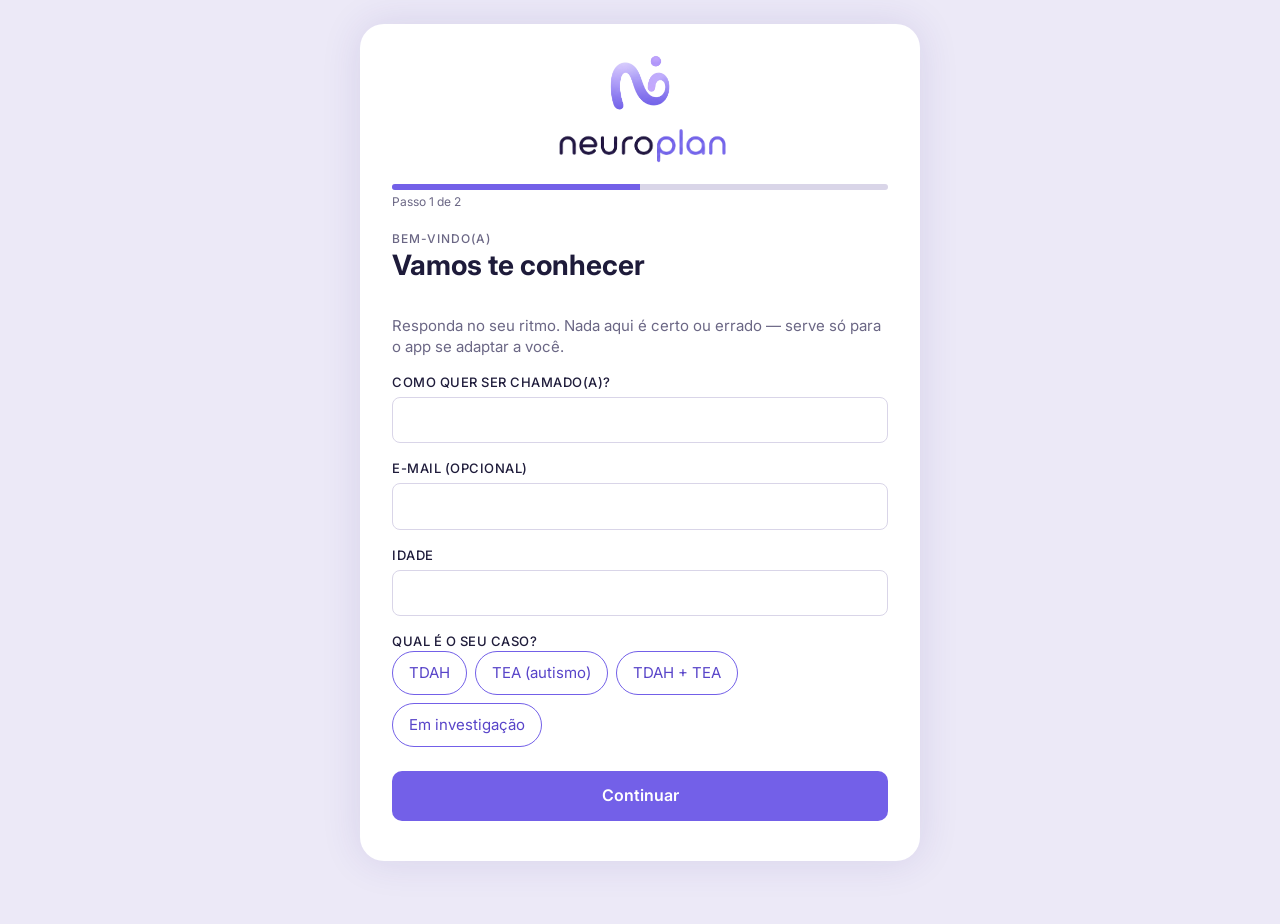
<file: index.html>
<!DOCTYPE html>
<html lang="pt-BR">
<head>
  <meta charset="UTF-8">
  <meta name="viewport" content="width=device-width, initial-scale=1, viewport-fit=cover">
  <meta name="theme-color" content="#7B68EE">
  <meta name="description" content="NeuroPlan: planejador de rotina pensado para neurodivergentes.">
  <title>Hoje · NeuroPlan</title>
  <link rel="icon" type="image/png" href="img/icone-app.png">
  <link rel="apple-touch-icon" href="img/icone-app.png">
  <!-- aplica tema/modo calmo antes de desenhar a página (evita "piscar") -->
  <script>try{var c=JSON.parse(localStorage.getItem("neuroplan:config")||"{}"),k=JSON.parse(localStorage.getItem("neuroplan:cuidados")||"{}"),t=c.tema||"claro",r=document.documentElement;if(t==="auto")t=matchMedia("(prefers-color-scheme: dark)").matches?"escuro":"claro";r.dataset.tema=t;if(k["modo-calmo"])r.classList.add("modo-calmo")}catch(e){}</script>
  <link rel="stylesheet" href="style.css">
  <script src="script.js" defer></script>
</head>
<body class="pagina-hoje">

  <!-- Ícones (sprite SVG): <svg class="icone"><use href="#i-home"/></svg> -->
  <svg xmlns="http://www.w3.org/2000/svg" hidden>
    <symbol id="i-home" viewBox="0 0 24 24" fill="none" stroke="currentColor" stroke-width="1.8" stroke-linecap="round" stroke-linejoin="round"><path d="M3 10.5 12 3l9 7.5V20a1 1 0 0 1-1 1h-5v-6H9v6H4a1 1 0 0 1-1-1z"/></symbol>
    <symbol id="i-calendar" viewBox="0 0 24 24" fill="none" stroke="currentColor" stroke-width="1.8" stroke-linecap="round" stroke-linejoin="round"><rect x="3" y="4" width="18" height="18" rx="2"/><path d="M16 2v4M8 2v4M3 10h18"/></symbol>
    <symbol id="i-plus" viewBox="0 0 24 24" fill="none" stroke="currentColor" stroke-width="2" stroke-linecap="round" stroke-linejoin="round"><path d="M12 5v14M5 12h14"/></symbol>
    <symbol id="i-heart" viewBox="0 0 24 24" fill="none" stroke="currentColor" stroke-width="1.8" stroke-linecap="round" stroke-linejoin="round"><path d="M19 14c1.5-1.5 3-3.2 3-5.5A5.5 5.5 0 0 0 16.5 3c-1.7 0-3 .8-4.5 2.5C10.5 3.8 9.2 3 7.5 3A5.5 5.5 0 0 0 2 8.5c0 2.3 1.5 4 3 5.5l7 7z"/></symbol>
    <symbol id="i-user" viewBox="0 0 24 24" fill="none" stroke="currentColor" stroke-width="1.8" stroke-linecap="round" stroke-linejoin="round"><circle cx="12" cy="8" r="4"/><path d="M4 21a8 8 0 0 1 16 0"/></symbol>
    <symbol id="i-pencil" viewBox="0 0 24 24" fill="none" stroke="currentColor" stroke-width="1.8" stroke-linecap="round" stroke-linejoin="round"><path d="M17 3a2.8 2.8 0 0 1 4 4L7.5 20.5 2 22l1.5-5.5z"/></symbol>
    <symbol id="i-clock" viewBox="0 0 24 24" fill="none" stroke="currentColor" stroke-width="1.8" stroke-linecap="round" stroke-linejoin="round"><circle cx="12" cy="12" r="9"/><path d="M12 7v5l3 2"/></symbol>
    <symbol id="i-bell" viewBox="0 0 24 24" fill="none" stroke="currentColor" stroke-width="1.8" stroke-linecap="round" stroke-linejoin="round"><path d="M6 8a6 6 0 0 1 12 0c0 7 3 9 3 9H3s3-2 3-9M10.3 21a1.9 1.9 0 0 0 3.4 0"/></symbol>
    <symbol id="i-chevron-left" viewBox="0 0 24 24" fill="none" stroke="currentColor" stroke-width="2" stroke-linecap="round" stroke-linejoin="round"><path d="m15 18-6-6 6-6"/></symbol>
    <symbol id="i-chevron-right" viewBox="0 0 24 24" fill="none" stroke="currentColor" stroke-width="2" stroke-linecap="round" stroke-linejoin="round"><path d="m9 18 6-6-6-6"/></symbol>
    <symbol id="i-gear" viewBox="0 0 24 24" fill="none" stroke="currentColor" stroke-width="1.8" stroke-linecap="round" stroke-linejoin="round"><circle cx="12" cy="12" r="3"/><path d="M19.4 15a1.7 1.7 0 0 0 .3 1.8l.1.1a2 2 0 1 1-2.8 2.8l-.1-.1a1.7 1.7 0 0 0-1.8-.3 1.7 1.7 0 0 0-1 1.5V21a2 2 0 1 1-4 0v-.1a1.7 1.7 0 0 0-1.1-1.5 1.7 1.7 0 0 0-1.8.3l-.1.1a2 2 0 1 1-2.8-2.8l.1-.1a1.7 1.7 0 0 0 .3-1.8 1.7 1.7 0 0 0-1.5-1H3a2 2 0 1 1 0-4h.1a1.7 1.7 0 0 0 1.5-1.1 1.7 1.7 0 0 0-.3-1.8l-.1-.1a2 2 0 1 1 2.8-2.8l.1.1a1.7 1.7 0 0 0 1.8.3H9a1.7 1.7 0 0 0 1-1.5V3a2 2 0 1 1 4 0v.1a1.7 1.7 0 0 0 1 1.5 1.7 1.7 0 0 0 1.8-.3l.1-.1a2 2 0 1 1 2.8 2.8l-.1.1a1.7 1.7 0 0 0-.3 1.8V9a1.7 1.7 0 0 0 1.5 1H21a2 2 0 1 1 0 4h-.1a1.7 1.7 0 0 0-1.5 1z"/></symbol>
  </svg>

  <div class="app">

    <!-- Cabeçalho (igual em todas as páginas) -->
    <header class="topo">
      <a href="index.html" class="topo__logo" aria-label="NeuroPlan - ir para Hoje">
        <img class="logo logo--claro" src="img/logo-horizontal.png" width="930" height="201" alt="NeuroPlan"><img class="logo logo--escuro" src="img/logo-horizontal-escuro.png" width="930" height="199" alt="">
      </a>
      <div class="topo__acoes">
        <a href="configuracoes.html" class="topo__config" aria-label="Configurações"><svg class="icone" aria-hidden="true"><use href="#i-gear"/></svg></a>
        <a href="usuario.html" class="avatar avatar--pequeno" aria-label="Meu perfil">V</a>
      </div>
    </header>

    <main class="conteudo">
      <section class="tela" id="tela-hoje" aria-labelledby="hoje-titulo">
        <div class="titulo-tela">
          <p class="titulo-tela__rotulo">Hoje</p>
          <h1 class="titulo-tela__titulo titulo-tela__titulo--esquerda" id="hoje-titulo">Segunda-feira, 1 de Janeiro</h1>
          <p class="titulo-tela__apoio">Você tem 4 tarefas planejadas. Comece pela mais leve.</p>
        </div>

        <!-- Dica do melhor período de foco (preenchida pelo script a partir do questionário) -->
        <p class="proxima" id="dica-periodo" hidden></p>

        <!-- Aviso da próxima tarefa (Cuidados > Previsibilidade) -->
        <p class="proxima" id="proxima" hidden></p>

        <div class="bloco">
          <div class="bloco__cabecalho">
            <h2 class="bloco__titulo">Tarefas do dia</h2>
            <a href="rotina.html" class="link-pequeno">ver todas</a>
          </div>
          <ul class="lista-tarefas" id="lista-hoje"></ul>
          <p class="vazio" id="vazio-hoje" hidden>Nenhuma tarefa para hoje. Toque no + para planejar o dia.</p>
        </div>

        <!-- Cuidados > Recuperação -->
        <div class="bloco" id="bloco-recuperacao" hidden>
          <div class="bloco__cabecalho"><h2 class="bloco__titulo">Para recuperar</h2></div>
          <ul class="lista-tarefas" id="lista-recuperacao"></ul>
        </div>

        <div class="bloco">
          <div class="bloco__cabecalho">
            <h2 class="bloco__titulo">Semana</h2>
            <a href="rotina.html" class="link-pequeno">ver tudo</a>
          </div>
          <ul class="semana" id="semana" aria-label="Próximos 7 dias"></ul>
        </div>
      </section>
    </main>

    <!-- Menu inferior (igual em todas as páginas) -->
    <nav class="menu" aria-label="Navegação principal">
      <a href="index.html" class="menu__item is-ativo" aria-current="page">
        <svg class="icone" aria-hidden="true"><use href="#i-home"/></svg>
        <span>Hoje</span>
      </a>
      <a href="rotina.html" class="menu__item">
        <svg class="icone" aria-hidden="true"><use href="#i-calendar"/></svg>
        <span>Rotina</span>
      </a>
      <a href="nova-tarefa.html" class="menu__adicionar" aria-label="Adicionar nova tarefa">
        <svg class="icone" aria-hidden="true"><use href="#i-plus"/></svg>
      </a>
      <a href="cuidados.html" class="menu__item">
        <svg class="icone" aria-hidden="true"><use href="#i-heart"/></svg>
        <span>Cuidados</span>
      </a>
      <a href="usuario.html" class="menu__item">
        <svg class="icone" aria-hidden="true"><use href="#i-user"/></svg>
        <span>Usuário</span>
      </a>
    </nav>

  </div>
</body>
</html>
</file>
<file: style.css>
/* =========================================================
   NEUROPLAN · style.css
   Mobile-first (base = celular). Depois: tablet/desktop, Modo Calmo,
   login e configurações (seções 14 a 17).
   ========================================================= */
@import url("https://fonts.googleapis.com/css2?family=Inter:wght@300;400;500;600;700&display=swap");

/* 1. Variáveis */
:root{
  --roxo:#7360E8;--roxo-escuro:#5844C9;--roxo-claro:#D6CCFA;--lilas:#EAE2F8;--lilas-medio:#C4B8F6;
  --laranja:#FAE5D6;--azul:#D3E8F7;--verde:#DDF2E8;--rosa:#FBE0EA;--verde-forte:#3FA777;
  --tinta:#1E1B3A;--tinta-suave:#6B6785;--linha:#D9D5E8;--branco:#FFFFFF;--fundo-pagina:#ECE9F7;
  --superficie:#FFFFFF;--campo-hora:#E7E5EE;--marcado:#EFEDF5;--fora:#B3AFC4;--placeholder:#9A96AE;--borda-check:#4A4666;
  --largura-app:430px;--menu-lateral:240px;--altura-menu:68px;--raio-g:16px;--raio-m:12px;--raio-p:8px;--margem:20px;
  --fonte:"Inter",system-ui,-apple-system,"Segoe UI",Roboto,"Helvetica Neue",Arial,sans-serif;
}
.modo-calmo *,.modo-calmo *::before,.modo-calmo *::after{animation:none!important;transition:none!important;scroll-behavior:auto!important}

/* 2. Base */
*,*::before,*::after{box-sizing:border-box}
html{-webkit-text-size-adjust:100%;text-size-adjust:100%;overflow-x:hidden}
body{margin:0;min-height:100dvh;background:var(--fundo-pagina);color:var(--tinta);font-family:var(--fonte);font-size:1rem;line-height:1.4;-webkit-tap-highlight-color:transparent}
h1,h2,h3,p,ul,fieldset{margin:0;padding:0}
ul{list-style:none}
a{color:inherit;text-decoration:none}
button,input,select,textarea{font:inherit;color:inherit}
button{cursor:pointer}
img{display:block;max-width:100%;height:auto}
[hidden]{display:none!important}
:focus-visible{outline:3px solid var(--roxo-escuro);outline-offset:2px}
.visualmente-oculto{position:absolute;width:1px;height:1px;margin:-1px;padding:0;overflow:hidden;clip:rect(0 0 0 0);white-space:nowrap;border:0}
.icone{width:22px;height:22px;flex:none}
.icone--mini{width:14px;height:14px}
.icone--roxo{color:var(--roxo-escuro)}

/* 3. Estrutura */
.app{position:relative;width:100%;max-width:var(--largura-app);min-height:100dvh;margin:0 auto;background:var(--superficie)}
.conteudo{padding:4px var(--margem) calc(var(--altura-menu) + 32px + env(safe-area-inset-bottom,0px))}
.topo{display:flex;align-items:center;justify-content:space-between;padding:calc(14px + env(safe-area-inset-top,0px)) var(--margem) 10px}
.topo__logo img{height:30px;width:auto}
.logo--escuro{display:none}
.avatar{display:grid;place-items:center;background:var(--lilas);color:var(--roxo-escuro);font-weight:600}
.avatar--pequeno{width:34px;height:34px;border-radius:50%;font-size:.875rem}
.avatar--grande{width:72px;height:72px;border-radius:var(--raio-g);font-size:2rem}

/* 4. Menu inferior */
.menu{position:fixed;bottom:0;left:50%;transform:translateX(-50%);z-index:10;width:100%;max-width:var(--largura-app);display:grid;grid-template-columns:1fr 1fr 72px 1fr 1fr;align-items:center;height:calc(var(--altura-menu) + env(safe-area-inset-bottom,0px));padding:0 6px env(safe-area-inset-bottom,0px);background:var(--superficie);border-top:1px solid var(--linha)}
.menu__item{display:flex;flex-direction:column;align-items:center;justify-content:center;gap:2px;min-height:48px;font-size:.6875rem;color:var(--tinta)}
.menu__item.is-ativo{color:var(--roxo-escuro);font-weight:600}
.menu__adicionar{display:grid;place-items:center;justify-self:center;align-self:start;width:52px;height:52px;margin-top:-22px;border-radius:16px;background:var(--roxo);color:var(--branco);box-shadow:0 6px 14px rgba(115,96,232,.35)}
.menu__adicionar .icone{width:26px;height:26px}
.menu__adicionar.is-ativo{background:var(--roxo-escuro)}

/* 5. Títulos e blocos */
.titulo-tela{margin:8px 0 16px}
.titulo-tela--centro{text-align:center}
.titulo-tela__rotulo{font-size:.625rem;font-weight:500;letter-spacing:.08em;text-transform:uppercase;color:var(--tinta-suave)}
.titulo-tela__titulo{font-size:1.25rem;font-weight:700;line-height:1.25}
.titulo-tela__apoio{margin-top:2px;font-size:.75rem;color:var(--tinta-suave)}
.bloco{margin-top:20px}
.bloco__cabecalho{display:flex;align-items:baseline;justify-content:space-between;margin-bottom:10px}
.bloco__titulo{font-size:.8125rem;font-weight:500}
.link-pequeno{display:inline-flex;align-items:center;min-height:32px;font-size:.6875rem;color:var(--roxo-escuro);text-decoration:underline}

/* 6. Hoje */
.lista-tarefas{display:flex;flex-direction:column;gap:10px}
.tarefa{display:flex;align-items:center;gap:8px;padding:4px 6px 4px 12px;border-radius:var(--raio-m);background:var(--lilas)}
.tarefa--aula{background:var(--laranja)}.tarefa--afazeres{background:var(--lilas)}.tarefa--saude{background:var(--azul)}.tarefa--lazer{background:var(--rosa)}
.tarefa--importante{box-shadow:inset 0 0 0 2px var(--roxo-escuro)}
.tarefa__principal{flex:1;display:flex;align-items:center;gap:10px;min-height:48px;cursor:pointer}
.tarefa__texto{display:flex;flex-direction:column;gap:1px}
.tarefa__titulo{font-size:1rem;font-weight:500;line-height:1.2}
.tarefa__meta{display:flex;flex-wrap:wrap;align-items:center;gap:2px 4px;font-size:.6875rem;color:var(--tinta-suave)}
.tarefa__check{appearance:none;-webkit-appearance:none;flex:none;width:20px;height:20px;margin:0;border:1.5px solid var(--borda-check);border-radius:5px;background:transparent center/14px no-repeat;cursor:pointer}
.tarefa__check:checked{border-color:var(--tinta);background-image:url("data:image/svg+xml,%3Csvg xmlns='http://www.w3.org/2000/svg' viewBox='0 0 24 24' fill='none' stroke='%231E1B3A' stroke-width='3.2' stroke-linecap='round' stroke-linejoin='round'%3E%3Cpath d='m5 12.5 4.5 4.5L19 7'/%3E%3C/svg%3E")}
.tarefa__editar{display:grid;place-items:center;flex:none;width:44px;height:44px;border:0;border-radius:50%;background:transparent;color:var(--tinta-suave)}
.tarefa__editar .icone{width:16px;height:16px}
.semana{display:flex;gap:12px;margin:0 calc(var(--margem) * -1);padding:0 var(--margem) 4px;overflow-x:auto;scroll-snap-type:x mandatory;scroll-padding-inline:var(--margem);scrollbar-width:none}
.semana::-webkit-scrollbar{display:none}
.semana__item{flex:0 0 calc(50% - 6px);scroll-snap-align:start}
.semana__dia{display:block;height:100%;min-height:92px;padding:12px 14px;border-radius:var(--raio-m);background:var(--roxo-claro)}
.semana__dia.is-hoje{box-shadow:inset 0 0 0 2px var(--roxo-escuro)}
.semana__nome{font-size:.9375rem;font-weight:700}
.semana__qtd{font-size:.625rem;color:var(--tinta-suave)}
.semana__bolinhas{display:flex;flex-wrap:wrap;gap:6px;margin-top:10px}
.bolinha{width:12px;height:12px;border:1.5px solid var(--verde-forte);border-radius:50%}
.bolinha.is-feita{background:var(--verde-forte)}
.proxima{margin-bottom:4px;padding:10px 12px;border-left:3px solid var(--roxo);border-radius:0 var(--raio-p) var(--raio-p) 0;background:var(--lilas);font-size:.8125rem}
.vazio{padding:18px 14px;border:1px dashed var(--linha);border-radius:var(--raio-m);text-align:center;font-size:.875rem;color:var(--tinta-suave)}

/* 7. Nova tarefa */
.formulario{display:flex;flex-direction:column;gap:16px}
.campo{display:flex;flex-direction:column;gap:6px;min-width:0;border:0}
.campo__rotulo{padding:0;font-size:.6875rem;font-weight:500;letter-spacing:.04em;text-transform:uppercase;color:var(--tinta)}
.campo__input{width:100%;padding:11px 12px;border:1px solid var(--linha);border-radius:var(--raio-p);background:var(--superficie);font-size:1rem}
.campo__input::placeholder{color:var(--placeholder)}
.campo__input--area{min-height:140px;resize:vertical}
.campo__input[aria-invalid="true"]{border-color:#C0392B}
.campo__erro{font-size:.75rem;color:#B3261E}
.chips{display:flex;flex-wrap:wrap;gap:8px}
.chip{position:relative}
.chip input{position:absolute;inset:0;opacity:0;margin:0;cursor:pointer}
.chip span{display:inline-flex;align-items:center;min-height:38px;padding:0 16px;border:1px solid var(--roxo);border-radius:999px;font-size:.8125rem;color:var(--roxo-escuro)}
.chip input:checked + span{background:var(--roxo);color:var(--branco);font-weight:500}
.chip input:focus-visible + span{outline:3px solid var(--roxo-escuro);outline-offset:2px}
.horario{min-width:0;padding:12px;border:1px solid var(--linha);border-radius:var(--raio-m)}
.horario__cabecalho{display:flex;align-items:center;justify-content:space-between}
.horario__titulo{display:flex;align-items:center;gap:6px;padding:0;font-size:.75rem;font-weight:500;letter-spacing:.04em;text-transform:uppercase}
.horario__data{position:relative;display:flex;align-items:center;gap:6px;min-height:40px;margin:-8px -4px -8px 0;padding:0 4px 0 8px;border-radius:var(--raio-p);font-size:.8125rem;font-weight:500;color:var(--roxo-escuro);cursor:pointer}
.horario__data-input{position:absolute;inset:0;width:100%;height:100%;opacity:0;cursor:pointer}
.horario__data:has(input:focus-visible){outline:3px solid var(--roxo-escuro);outline-offset:2px}
.horario__linha{display:flex;align-items:center;gap:10px;margin-top:8px}
.horario__hora{flex:1;min-width:0;padding:9px 10px;border:0;border-radius:var(--raio-p);background:var(--campo-hora);font-size:1rem}
.horario__as{font-size:.875rem;color:var(--tinta-suave)}
.horario__aviso{display:flex;align-items:center;gap:6px;min-height:40px;margin-top:6px;font-size:.75rem;font-weight:600;cursor:pointer}
.horario__aviso:has(input:not(:checked)){opacity:.55;text-decoration:line-through}
.horario__aviso:has(input:focus-visible){outline:3px solid var(--roxo-escuro);outline-offset:2px;border-radius:var(--raio-p)}
.opcoes{display:flex;flex-direction:column;gap:2px;min-width:0;border:0}
.opcao{display:flex;align-items:center;gap:10px;min-height:42px;font-size:.875rem;cursor:pointer}
.opcao input{appearance:none;-webkit-appearance:none;flex:none;width:22px;height:22px;margin:0;border:1.5px solid var(--roxo);border-radius:6px;background:transparent center/15px no-repeat;cursor:pointer}
.opcao input:checked{background-color:var(--roxo);background-image:url("data:image/svg+xml,%3Csvg xmlns='http://www.w3.org/2000/svg' viewBox='0 0 24 24' fill='none' stroke='%23FFFFFF' stroke-width='3.2' stroke-linecap='round' stroke-linejoin='round'%3E%3Cpath d='m5 12.5 4.5 4.5L19 7'/%3E%3C/svg%3E")}
.botao{display:flex;align-items:center;justify-content:center;width:100%;min-height:50px;border:0;border-radius:10px;font-size:1rem;font-weight:600}
.botao--principal{background:var(--roxo);color:var(--branco)}
.botao--principal:hover{background:var(--roxo-escuro)}
.botao--principal:active{transform:scale(.99)}
.botao--perigo{margin-top:-4px;border:1px solid #B3261E;background:transparent;color:#B3261E}

/* 8. Rotina */
.resumo-semana{display:grid;grid-template-columns:1fr 1fr;gap:10px}
.resumo-semana__dia{display:block;width:100%;height:100%;padding:10px 12px;border:1px solid var(--linha);border-radius:var(--raio-m);background:var(--superficie);text-align:left}
.resumo-semana__dia.is-selecionado{border-color:var(--roxo);box-shadow:inset 0 0 0 1px var(--roxo)}
.resumo-semana__nome{display:block;margin-bottom:4px;font-size:.875rem;font-weight:700}
.resumo-semana__item{display:block;font-size:.75rem}
.resumo-semana__item::before{content:"•";margin-right:3px;color:var(--roxo);font-weight:700}
.resumo-semana__vazio{grid-column:1/-1;padding:12px;border:1px dashed var(--linha);border-radius:var(--raio-m);text-align:center;font-size:.75rem;color:var(--tinta-suave)}
.calendario{margin-top:16px;padding:12px;border:1px solid var(--linha);border-radius:var(--raio-g)}
.calendario__controles{display:flex;align-items:center;justify-content:space-between;gap:8px;margin-bottom:10px}
.calendario__seta{display:grid;place-items:center;width:40px;height:40px;border:0;background:transparent}
.calendario__seta .icone{width:18px;height:18px}
.calendario__select{min-height:38px;padding:0 10px;border:1px solid var(--linha);border-radius:6px;background:var(--superficie);font-size:.8125rem}
.calendario__grade{display:grid;grid-template-columns:repeat(7,1fr);gap:4px}
.calendario__semana{padding:4px 0;text-align:center;font-size:.6875rem;color:var(--tinta-suave)}
.calendario__dia{display:grid;place-items:center;width:100%;min-height:38px;padding:0;border:0;border-radius:var(--raio-p);background:transparent;font-size:.8125rem}
.calendario__dia.is-marcado{background:var(--marcado)}
.calendario__dia.is-hoje{box-shadow:inset 0 0 0 1.5px var(--roxo)}
.calendario__dia.is-selecionado{background:var(--roxo);color:var(--branco);font-weight:600}
.calendario__dia.is-fora{color:var(--fora)}
.dia-detalhe{margin-top:18px}
.dia-detalhe__titulo{margin-bottom:8px;font-size:.8125rem;font-weight:500}
.dia-detalhe__cartao{padding:14px;border-radius:var(--raio-m);background:var(--verde)}
.dia-detalhe__qtd{font-size:1.125rem;font-weight:500}
.dia-detalhe__lista{font-size:.6875rem;color:var(--tinta-suave)}
.dia-detalhe .lista-tarefas{margin-top:12px}

/* 9. Cuidados */
.cuidados{display:flex;flex-direction:column;gap:10px}
.cuidado{display:flex;align-items:center;justify-content:space-between;gap:14px;min-height:64px;padding:10px 14px;border-radius:14px;background:var(--lilas-medio);cursor:pointer}
.cuidado__texto{display:flex;flex-direction:column;gap:1px}
.cuidado__titulo{font-size:.9375rem;font-weight:700}
.cuidado__descricao{font-size:.75rem;line-height:1.3}
.interruptor{appearance:none;-webkit-appearance:none;position:relative;flex:none;width:44px;height:24px;margin:0;border-radius:999px;background:#2E2A4F;cursor:pointer;transition:background .15s}
.interruptor::before{content:"";position:absolute;top:4px;left:4px;width:16px;height:16px;border-radius:50%;background:#8B86B0;transition:transform .15s,background .15s}
.interruptor:checked{background:var(--roxo)}
.interruptor:checked::before{transform:translateX(20px);background:#2E2A4F}
.cuidados__aviso{margin-top:22px;text-align:center;font-size:.6875rem;color:var(--tinta-suave)}

/* 10. Usuário */
.perfil{display:flex;flex-direction:column;align-items:center;margin-top:8px}
.perfil__nome{margin-top:6px;font-size:1.5rem;font-weight:700}
.perfil__editar{display:inline-flex;align-items:center;gap:4px;min-height:40px;padding:0 8px;border:0;background:transparent;font-size:.75rem;color:var(--tinta-suave);text-decoration:underline}
.perfil__form{display:flex;flex-direction:column;gap:10px;margin-top:8px}
.campo-perfil{padding:8px 12px 10px;border:1px solid var(--linha);border-radius:var(--raio-m)}
.campo-perfil:focus-within,.perfil__form.is-editando .campo-perfil{border-color:var(--roxo)}
.campo-perfil__rotulo{display:block;font-size:.6875rem;color:var(--tinta-suave)}
.campo-perfil__input{display:block;width:100%;padding:0;border:0;background:transparent;font-size:1rem;font-weight:500}
.campo-perfil__input:focus-visible{outline:none}
.campo-perfil__input--area{resize:none;min-height:2.8em}
.estatisticas{display:grid;grid-template-columns:repeat(3,1fr);gap:10px;margin-top:16px}
.estatistica{display:flex;flex-direction:column;align-items:center;justify-content:center;gap:2px;min-height:72px;padding:8px 4px;border-radius:var(--raio-m);background:var(--verde);text-align:center}
.estatistica__numero{font-size:1.375rem;font-weight:500;line-height:1}
.estatistica__rotulo{font-size:.625rem;color:var(--tinta-suave)}

/* 11. Aviso rápido */
.aviso{position:fixed;left:50%;bottom:calc(var(--altura-menu) + 26px + env(safe-area-inset-bottom,0px));z-index:20;max-width:calc(100% - 40px);padding:12px 18px;border-radius:999px;background:var(--tinta);color:var(--branco);font-size:.875rem;transform:translate(-50%,12px);opacity:0;transition:opacity .2s,transform .2s;pointer-events:none}
.aviso.is-visivel{opacity:1;transform:translate(-50%,0)}

/* 12. Telas maiores: sombra do app */
@media (min-width:480px){.app{box-shadow:0 0 40px rgba(60,40,140,.12)}}
@media (prefers-reduced-motion:reduce){*,*::before,*::after{animation:none!important;transition:none!important}}

/* ===== 13 em diante: responsividade, temas, Modo Calmo, login, configurações e desktop ===== */
/* =========================================================
   Responsividade (celular/tablet), engrenagem do cabeçalho, temas,
   Modo Calmo, login, configurações e layout de computador (no fim).
   ========================================================= */

/* ---------- Evita rolagem lateral e textos estourando ---------- */
html { overflow-x: hidden; }
.tarefa__titulo, .resumo-semana__item, .perfil__nome { overflow-wrap: anywhere; }
.topo__acoes { display: flex; align-items: center; gap: 8px; }
.topo__config {
  display: grid; place-items: center; width: 40px; height: 40px;
  border-radius: 50%; color: var(--tinta-suave);
}
.topo__config:hover { background: var(--lilas); }
.topo__config .icone { width: 22px; height: 22px; }

/* ---------- Celulares pequenos (até 359px) ---------- */
@media (max-width: 359px) {
  :root { --margem: 14px; }
  .menu { grid-template-columns: 1fr 1fr 64px 1fr 1fr; padding-inline: 2px; }
  .menu__item { font-size: 0.625rem; }
  .semana__item { flex-basis: 72%; }
  .resumo-semana { grid-template-columns: 1fr; }
  .estatistica__numero { font-size: 1.125rem; }
  .estatistica__rotulo { font-size: 0.5625rem; }
  .chip span { padding: 0 12px; }
}

/* ---------- Celular deitado (pouca altura) ---------- */
@media (max-height: 480px) and (orientation: landscape) {
  :root { --altura-menu: 56px; }
  .menu__adicionar { margin-top: -14px; }
}

/* ---------- Tablet (768px+) ---------- */
@media (min-width: 768px) {
  :root { --largura-app: 720px; --margem: 32px; --altura-menu: 74px; }
  body { font-size: 1.0625rem; }
  .topo__logo img { height: 36px; }
  .avatar--pequeno { width: 40px; height: 40px; }
  .titulo-tela__titulo { font-size: 1.75rem; }
  .titulo-tela__rotulo { font-size: 0.75rem; }
  .titulo-tela__apoio, .proxima { font-size: 0.9375rem; }
  .bloco__titulo { font-size: 1rem; }
  .link-pequeno { font-size: 0.875rem; }
  .menu__item { font-size: 0.8125rem; }
  .menu__adicionar { width: 60px; height: 60px; }

  /* tarefas em 2 colunas */
  .lista-tarefas { display: grid; grid-template-columns: repeat(2, 1fr); gap: 12px; }
  .tarefa__meta { font-size: 0.8125rem; }
  .semana__item { flex-basis: calc(25% - 9px); }
  .semana__nome { font-size: 1.0625rem; }
  .semana__qtd { font-size: 0.75rem; }

  .resumo-semana { grid-template-columns: repeat(4, 1fr); }
  .resumo-semana__item { font-size: 0.8125rem; }
  .calendario { padding: 20px; }
  .calendario__dia { min-height: 48px; font-size: 1rem; }
  .calendario__select { font-size: 1rem; }
  .dia-detalhe__titulo { font-size: 1rem; }
  .dia-detalhe__qtd { font-size: 1.375rem; }
  .dia-detalhe__lista { font-size: 0.875rem; }

  .formulario, .perfil__form, .login__form { gap: 20px; }
  .campo__rotulo, .campo-perfil__rotulo { font-size: 0.8125rem; }
  .chip span { min-height: 44px; font-size: 0.9375rem; }
  .cuidados { display: grid; grid-template-columns: 1fr 1fr; gap: 12px; }
  .cuidado__titulo { font-size: 1.0625rem; }
  .cuidado__descricao { font-size: 0.875rem; }
  .perfil__form { display: grid; grid-template-columns: 1fr 1fr; }
  .perfil__form .campo-perfil:last-child { grid-column: 1 / -1; }
  .estatistica { min-height: 96px; }
  .estatistica__numero { font-size: 1.75rem; }
  .estatistica__rotulo { font-size: 0.8125rem; }
}

/* ---------- Telas grandes (1024px+) ---------- */
@media (min-width: 1024px) {
  :root { --largura-app: 880px; }
  .semana__item { flex-basis: calc(100% / 6 - 10px); }
  .lista-tarefas { grid-template-columns: repeat(2, 1fr); }
}

/* =========================================================
   TEMA ESCURO  ->  <html data-tema="escuro">   (Configurações > Tema)
   É só uma troca de cores. Não tem relação com o Modo Calmo.
   ========================================================= */
html[data-tema="escuro"]{
  color-scheme:dark;
  --roxo:#7B68EE;--roxo-escuro:#B9ACFF;--roxo-claro:#3A3174;
  --lilas:#2E2A5A;--lilas-medio:#3B3377;--laranja:#4D3426;--azul:#1F3D57;--verde:#1D4034;--rosa:#4D2A3E;
  --verde-forte:#4ADE9A;--tinta:#ECE9FF;--tinta-suave:#B5B0D6;--linha:#3B3768;--fundo-pagina:#0D0B1E;
  --superficie:#15122B;--campo-hora:#2A2552;--marcado:#2A2552;--fora:#5E5A85;--placeholder:#8782AB;--borda-check:#B5B0D6;
}
html[data-tema="escuro"] .campo__input,
html[data-tema="escuro"] .calendario__select,
html[data-tema="escuro"] .resumo-semana__dia{background:#1C1838;color:var(--tinta)}
html[data-tema="escuro"] .campo-perfil__input{background:transparent;color:var(--tinta)}
html[data-tema="escuro"] .horario__hora{color:var(--tinta)}
html[data-tema="escuro"] .menu__adicionar{box-shadow:0 6px 14px rgba(0,0,0,.45)}
html[data-tema="escuro"] .menu__adicionar.is-ativo{background:#6552D6}
html[data-tema="escuro"] .tarefa__check:checked{border-color:var(--verde-forte);background-image:url("data:image/svg+xml,%3Csvg xmlns='http://www.w3.org/2000/svg' viewBox='0 0 24 24' fill='none' stroke='%234ADE9A' stroke-width='3.2' stroke-linecap='round' stroke-linejoin='round'%3E%3Cpath d='m5 12.5 4.5 4.5L19 7'/%3E%3C/svg%3E")}
html[data-tema="escuro"] .interruptor{background:#4A4585}
html[data-tema="escuro"] .interruptor::before{background:#B5B0D6}
html[data-tema="escuro"] .interruptor:checked{background:var(--roxo)}
html[data-tema="escuro"] .interruptor:checked::before{background:#fff}
html[data-tema="escuro"] .aviso{background:#ECE9FF;color:#15122B}
html[data-tema="escuro"] .campo__erro{color:#FF9C94}
html[data-tema="escuro"] .campo__input[aria-invalid="true"]{border-color:#FF9C94}
html[data-tema="escuro"] .botao--perigo,
html[data-tema="escuro"] .config-btn--perigo{border-color:#FF9C94;color:#FF9C94}
html[data-tema="escuro"] .logo--claro{display:none}
html[data-tema="escuro"] .logo--escuro{display:block}

/* =========================================================
   MODO CALMO  ->  <html class="modo-calmo">   (Cuidados / Configurações)
   Menos estímulos visuais, mantendo o tema escolhido (claro ou escuro):
   cores suaves e dessaturadas, sem sombras, sem animações,
   logo e símbolo em tom apagado. O contraste do texto continua alto.
   ========================================================= */
html.modo-calmo{
  --roxo:#5F5E92;--roxo-escuro:#4A4A78;--roxo-claro:#E2E1EC;
  --lilas:#EEEDF3;--lilas-medio:#E4E3EC;--laranja:#F1ECE6;--azul:#E8EDF1;--verde:#E8EFEA;--rosa:#F1E9EC;
  --verde-forte:#6E9A84;--tinta:#2B2A33;--tinta-suave:#5F5E6B;--linha:#DAD9E0;--fundo-pagina:#F3F2F5;
  --marcado:#EEEDF3;--campo-hora:#E9E8EE;
}
.modo-calmo .app,.modo-calmo .menu__adicionar,.modo-calmo .aviso{box-shadow:none}
.modo-calmo .logo,.modo-calmo .login__simbolo{filter:saturate(.35) opacity(.9)}
.modo-calmo .tarefa--importante{box-shadow:inset 0 0 0 1.5px var(--roxo)}
.modo-calmo .interruptor:checked::before{background:#fff}
.modo-calmo .semana__dia.is-hoje,.modo-calmo .calendario__dia.is-hoje{box-shadow:inset 0 0 0 1px var(--roxo)}
.modo-calmo .titulo-tela__rotulo{letter-spacing:.04em}

/* Modo Calmo + tema escuro: versão apagada do escuro */
html[data-tema="escuro"].modo-calmo{
  --roxo:#8A87B8;--roxo-escuro:#BDBBDD;--roxo-claro:#2F2D47;
  --lilas:#26243A;--lilas-medio:#2F2D47;--laranja:#332E2B;--azul:#252E36;--verde:#243029;--rosa:#322A2F;
  --verde-forte:#7FB79A;--tinta:#E6E5EC;--tinta-suave:#A9A8B8;--linha:#34324A;--fundo-pagina:#121119;
  --superficie:#191824;--campo-hora:#242335;--marcado:#242335;--fora:#5C5B70;--placeholder:#8584A0;--borda-check:#A9A8B8;
}
html[data-tema="escuro"].modo-calmo .campo__input,
html[data-tema="escuro"].modo-calmo .calendario__select,
html[data-tema="escuro"].modo-calmo .resumo-semana__dia{background:#1F1E2D}
html[data-tema="escuro"].modo-calmo .menu__adicionar.is-ativo{background:#77749F}
html[data-tema="escuro"].modo-calmo .interruptor{background:#3E3C58}
html[data-tema="escuro"].modo-calmo .tarefa__check:checked{border-color:var(--verde-forte);background-image:url("data:image/svg+xml,%3Csvg xmlns='http://www.w3.org/2000/svg' viewBox='0 0 24 24' fill='none' stroke='%237FB79A' stroke-width='3.2' stroke-linecap='round' stroke-linejoin='round'%3E%3Cpath d='m5 12.5 4.5 4.5L19 7'/%3E%3C/svg%3E")}

/* "Reduzir animações" (Configurações) */
body.sem-animacao *, body.sem-animacao *::before, body.sem-animacao *::after {
  animation: none !important; transition: none !important; scroll-behavior: auto !important;
}

/* =========================================================
   LOGIN / QUESTIONÁRIO
   ========================================================= */
.pagina-login .conteudo { padding-bottom: calc(40px + env(safe-area-inset-bottom, 0px)); }
.login__marca { display: flex; flex-direction: column; align-items: center; gap: 10px; padding: calc(24px + env(safe-area-inset-top, 0px)) 0 8px; }
.login__marca .logo { height: 38px; width: auto; }
.login__marca .login__simbolo { height: 64px; width: auto; }
.login__progresso { height: 6px; margin: 12px 0 4px; border-radius: 999px; background: var(--linha); overflow: hidden; }
.login__barra { display: block; height: 100%; width: 25%; background: var(--roxo); transition: width .3s; }
.login__passo-txt { font-size: .75rem; color: var(--tinta-suave); }
.login__form { display: flex; flex-direction: column; gap: 16px; margin-top: 12px; }
.login__passo { display: none; flex-direction: column; gap: 16px; border: 0; min-width: 0; }
.login__passo.is-atual { display: flex; }
.login__intro { font-size: .875rem; color: var(--tinta-suave); }
.campo__ajuda { font-size: .75rem; color: var(--tinta-suave); }
.login__acoes { display: flex; gap: 10px; margin-top: 8px; }
.login__acoes .botao { flex: 1; }
.botao--secundario { background: transparent; border: 1px solid var(--roxo); color: var(--roxo-escuro); }
.login__aviso-legal { font-size: .75rem; color: var(--tinta-suave); }
@media (min-width: 768px) {
  .pagina-login .app { max-width: 560px; margin-block: 24px; min-height: auto; border-radius: 24px; }
  .login__intro, .login__aviso-legal, .campo__ajuda { font-size: .9375rem; }
}

/* =========================================================
   CONFIGURAÇÕES
   ========================================================= */
.config-grupo { margin-top: 22px; }
.config-grupo__titulo { margin-bottom: 10px; font-size: .8125rem; font-weight: 600; color: var(--tinta-suave); text-transform: uppercase; letter-spacing: .06em; }
.config-lista { display: flex; flex-direction: column; gap: 10px; }
.config-resumo { padding: 14px; border-radius: var(--raio-m); background: var(--lilas); font-size: .875rem; }
.config-resumo strong { display: block; font-size: 1.0625rem; }
.config-btn { display: flex; align-items: center; justify-content: space-between; width: 100%; min-height: 52px; padding: 0 14px; border: 1px solid var(--linha); border-radius: var(--raio-m); background: transparent; text-align: left; font-size: .9375rem; font-weight: 500; }
.config-btn--perigo { border-color: #B3261E; color: #B3261E; }
@media (min-width: 768px) { .config-lista { display: grid; grid-template-columns: 1fr 1fr; } .config-lista--cheia { grid-template-columns: 1fr; } }

/* =========================================================
   COMPUTADOR (1024px+): menu vira barra lateral, telas em colunas
   ========================================================= */
@media (min-width: 1024px) {
  :root { --largura-app: none; --margem: 40px; }
  body { font-size: 1.0625rem; }

  /* estrutura: cabeçalho em cima, menu à esquerda, conteúdo à direita */
  .app { display: grid; grid-template-columns: var(--menu-lateral) minmax(0, 1fr); grid-template-rows: auto 1fr; align-items: stretch; }
  .topo { grid-column: 1 / -1; grid-row: 1; padding: 18px var(--margem) 14px; border-bottom: 1px solid var(--linha); }
  .topo__logo img { height: 40px; }
  .conteudo { grid-column: 2; grid-row: 2; padding: 12px var(--margem) 56px; }
  .pagina-login .app { display: block; }
  .pagina-login .conteudo { padding: 4px 32px 40px; }

  /* menu inferior -> barra lateral */
  .menu { position: static; grid-column: 1; grid-row: 2; transform: none; left: auto; bottom: auto; z-index: auto;
    display: flex; flex-direction: column; align-items: stretch; justify-content: flex-start; gap: 6px;
    width: auto; max-width: none; height: auto; padding: 24px 16px; border-top: 0; border-right: 1px solid var(--linha); }
  .menu__item { flex-direction: row; justify-content: flex-start; gap: 12px; min-height: 48px; padding: 0 14px; border-radius: var(--raio-m); font-size: .9375rem; }
  .menu__item:hover { background: var(--lilas); }
  .menu__item.is-ativo { background: var(--lilas); }
  .menu__adicionar { order: -1; display: flex; align-items: center; justify-content: center; gap: 10px; width: 100%; height: 50px; margin: 0 0 14px; border-radius: var(--raio-m); }
  .menu__adicionar::after { content: "Nova tarefa"; font-size: .9375rem; font-weight: 600; }
  .menu__adicionar .icone { width: 22px; height: 22px; }
  .aviso { bottom: 32px; }

  /* Hoje: tarefas à esquerda, semana à direita */
  .pagina-hoje .tela { display: grid; grid-template-columns: minmax(0, 1.5fr) minmax(0, 1fr); column-gap: 40px; align-items: start; grid-auto-flow: row dense; }
  .pagina-hoje .titulo-tela, .pagina-hoje .proxima { grid-column: 1 / -1; }
  .pagina-hoje .tela > .bloco { grid-column: 1; }
  .pagina-hoje .tela > .bloco:last-child { grid-column: 2; }
  .pagina-hoje .lista-tarefas { grid-template-columns: 1fr; }
  .pagina-hoje .semana { flex-direction: column; margin: 0; padding: 0; overflow: visible; scroll-snap-type: none; }
  .pagina-hoje .semana__item { flex: none; }
  .pagina-hoje .semana__dia { min-height: 0; }

  /* Rotina: calendário à esquerda, dia escolhido à direita */
  .pagina-rotina .tela { display: grid; grid-template-columns: minmax(0, 1.15fr) minmax(0, 1fr); column-gap: 40px; align-items: start; }
  .pagina-rotina .titulo-tela, .pagina-rotina .resumo-semana { grid-column: 1 / -1; }
  .pagina-rotina .calendario { grid-column: 1; }
  .pagina-rotina .dia-detalhe { grid-column: 2; margin-top: 16px; }
  .pagina-rotina .lista-tarefas { grid-template-columns: 1fr; }

  /* Cuidados: 3 colunas */
  .cuidados { grid-template-columns: repeat(3, 1fr); }

  /* telas de formulário: largura confortável, centralizadas */
  .pagina-nova-tarefa .formulario { display: grid; grid-template-columns: repeat(2, minmax(0, 1fr)); gap: 24px 40px; align-items: start; }
  .pagina-nova-tarefa .formulario > div.campo:last-of-type { grid-column: 2; grid-row: 1 / span 4; }
  .pagina-nova-tarefa .campo__input--area { min-height: 320px; }
  .pagina-nova-tarefa .formulario .botao { grid-column: 1; }
  .pagina-configuracoes .tela { display: grid; grid-template-columns: repeat(2, minmax(0, 1fr)); column-gap: 40px; align-items: start; }
  .pagina-configuracoes .titulo-tela { grid-column: 1 / -1; }
  .pagina-configuracoes .config-lista { grid-template-columns: 1fr 1fr; }
  .pagina-configuracoes .config-lista--cheia { grid-template-columns: 1fr; }
}
</file>
